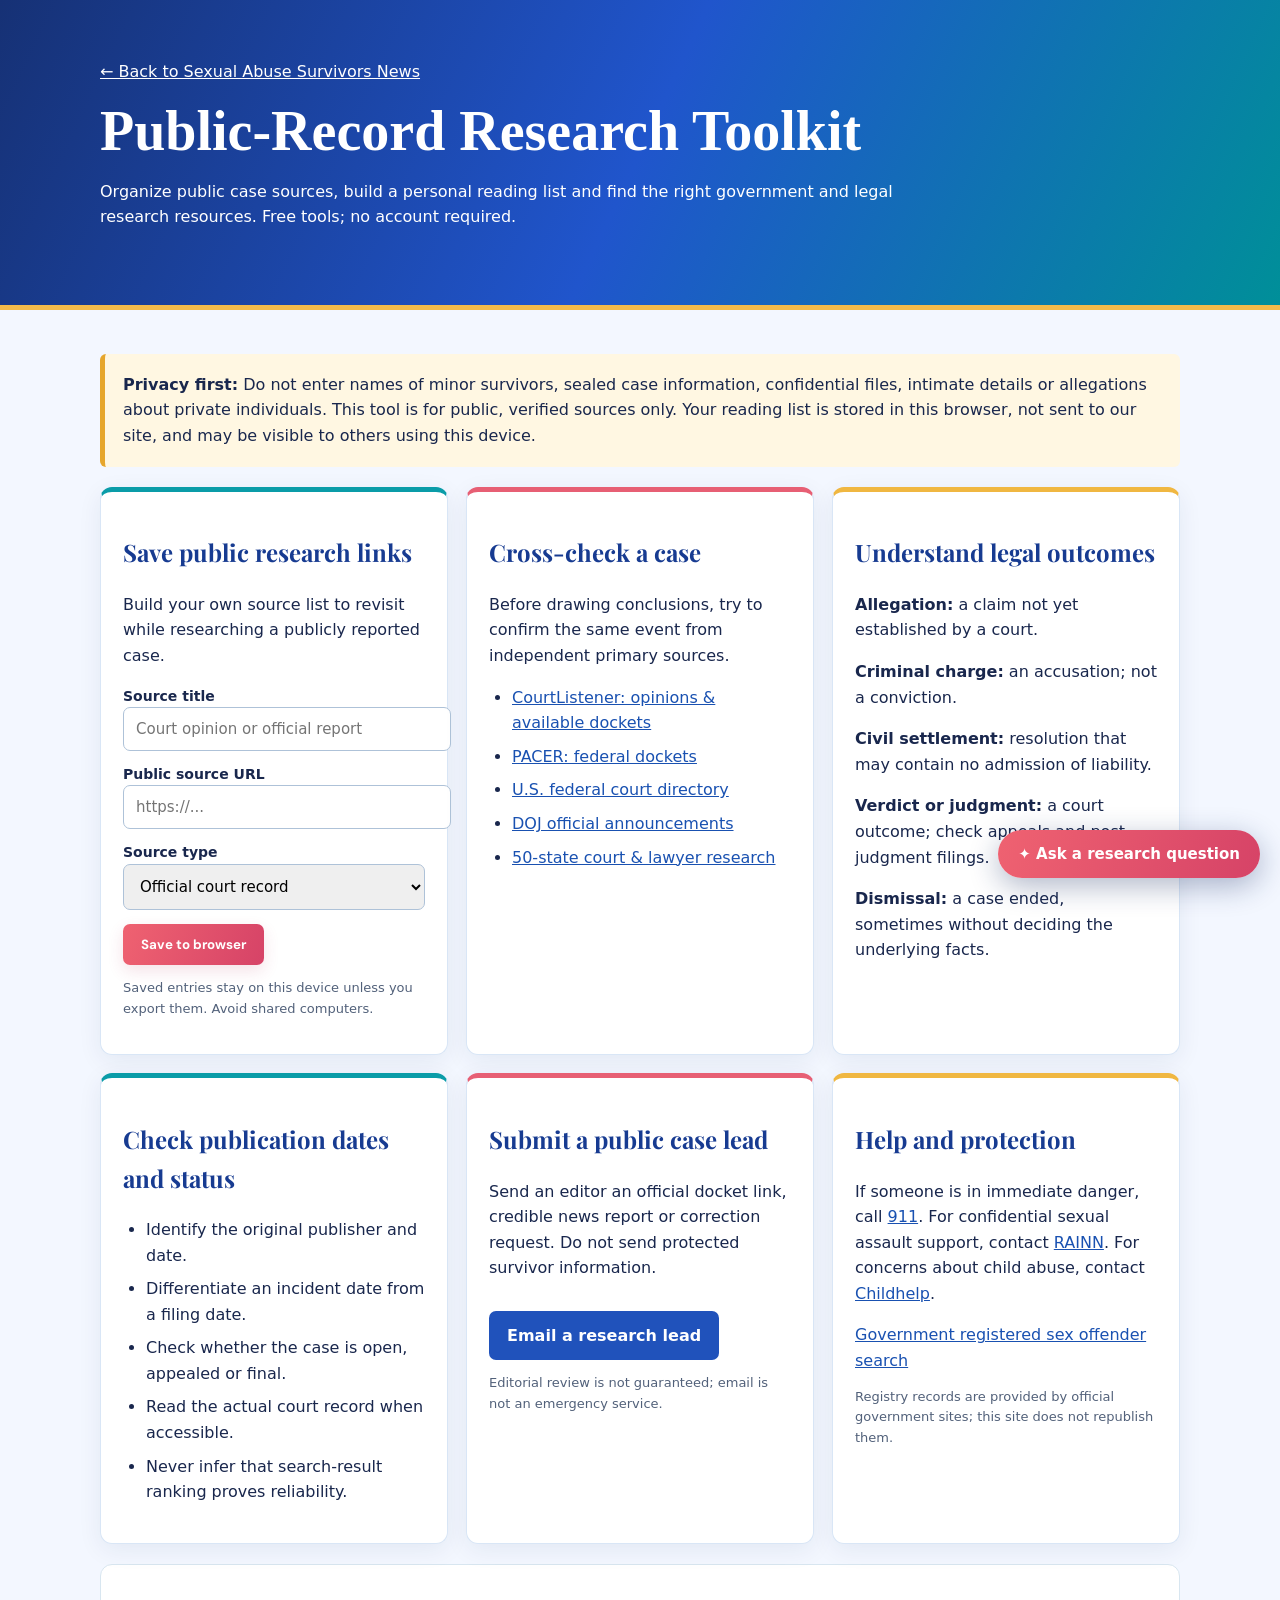
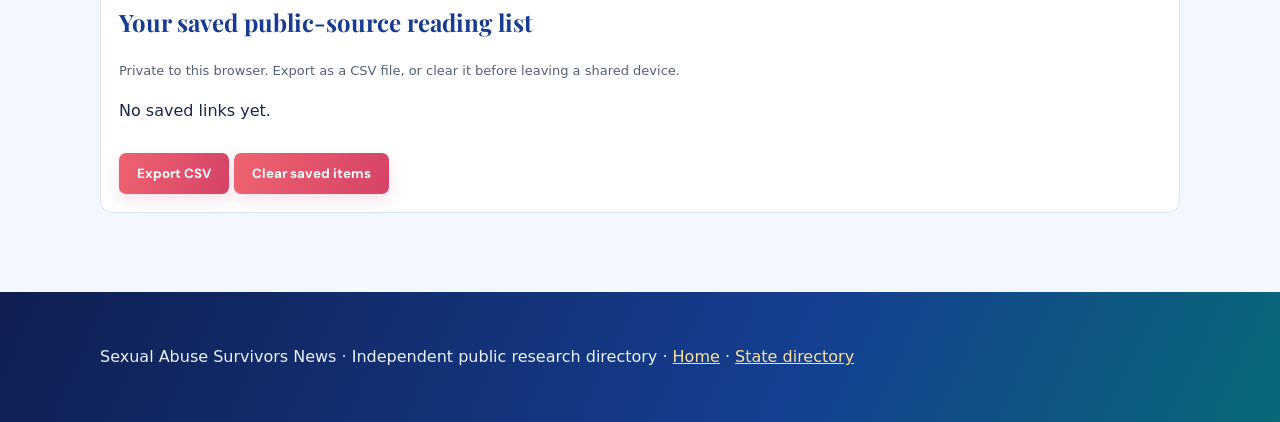
<file: research-toolkit.html>
<!doctype html><html lang="en"><head><meta charset="utf-8"><meta name="viewport" content="width=device-width,initial-scale=1"><title>Research Toolkit | Sexual Abuse Survivors News</title><meta name="description" content="Free tools for organizing public sexual abuse case research: source comparison, timeline, citations, records request guidance and responsible reporting."><link rel="canonical" href="https://lawupdates.github.io/survivor-justice-news/research-toolkit.html"><link rel="stylesheet" href="assets/editorial.css"><style>body{margin:0;background:#f3f7ff;color:#19274d;font:16px/1.6 system-ui}.shell{max-width:1080px;margin:auto;padding:24px}.banner{background:linear-gradient(115deg,#163175,#2055cc,#008f99);color:white;padding:35px 0;border-bottom:5px solid #f3ba4a}.banner a{color:white}.banner h1{font:700 clamp(2rem,5vw,3.5rem) Georgia;margin:14px 0}.intro{max-width:800px}.panels{display:grid;grid-template-columns:repeat(auto-fit,minmax(290px,1fr));gap:18px}.panel{background:white;border:1px solid #d9e6f6;border-top:5px solid #0a9ca8;padding:22px;border-radius:12px;box-shadow:0 6px 24px #13265912}.panel:nth-child(3n+2){border-top-color:#e75f74}.panel:nth-child(3n){border-top-color:#f0b741}label{display:block;font-weight:650;font-size:14px;margin-top:12px}input,select,textarea{display:block;width:100%;padding:12px;border-radius:7px;border:1px solid #aec2d8;font:15px system-ui}button,.primary{display:inline-block;margin-top:14px;padding:12px 18px;border:0;border-radius:7px;background:#2052bb;color:white;font-weight:700;cursor:pointer;text-decoration:none}button:hover{background:#0c818e}button.secondary{background:#e5edf9;color:#173b80}ul{padding-left:23px}li{margin:8px 0}.fine{font:13px/1.6 system-ui;color:#52617a}.notice{border-left:5px solid #e6a62c;background:#fff7e2;padding:18px;margin:20px 0;border-radius:6px}a{color:#1951b1}.saved{margin:20px 0;background:white;border-radius:12px;padding:18px;border:1px solid #d8e6f0}.saved-item{border-bottom:1px solid #e4e9f2;padding:12px 0;overflow-wrap:anywhere}.saved-item button{margin-left:12px}footer{background:#132b68;color:#fff;padding:28px;margin-top:35px}footer a{color:#fff}</style></head><body><header class="banner"><div class="shell"><a href="./">← Back to Sexual Abuse Survivors News</a><h1>Public-Record Research Toolkit</h1><p class="intro">Organize public case sources, build a personal reading list and find the right government and legal research resources. Free tools; no account required.</p></div></header><main class="shell"><div class="notice"><strong>Privacy first:</strong> Do not enter names of minor survivors, sealed case information, confidential files, intimate details or allegations about private individuals. This tool is for public, verified sources only. Your reading list is stored in this browser, not sent to our site, and may be visible to others using this device.</div><div class="panels"><section class="panel"><h2>Save public research links</h2><p>Build your own source list to revisit while researching a publicly reported case.</p><form id="save"><label for="title">Source title</label><input id="title" maxlength="160" required placeholder="Court opinion or official report"><label for="url">Public source URL</label><input id="url" type="url" required placeholder="https://..."><label for="kind">Source type</label><select id="kind"><option>Official court record</option><option>Government release</option><option>News reporting</option><option>Attorney directory</option><option>Advocacy resource</option><option>Other public source</option></select><button type="submit">Save to browser</button></form><p class="fine">Saved entries stay on this device unless you export them. Avoid shared computers.</p></section><section class="panel"><h2>Cross-check a case</h2><p>Before drawing conclusions, try to confirm the same event from independent primary sources.</p><ul><li><a href="https://www.courtlistener.com/" target="_blank" rel="noopener noreferrer">CourtListener: opinions & available dockets</a></li><li><a href="https://pcl.uscourts.gov/pcl/" target="_blank" rel="noopener noreferrer">PACER: federal dockets</a></li><li><a href="https://www.uscourts.gov/about-federal-courts/court-role-and-structure/court-website-links" target="_blank" rel="noopener noreferrer">U.S. federal court directory</a></li><li><a href="https://www.justice.gov/news" target="_blank" rel="noopener noreferrer">DOJ official announcements</a></li><li><a href="state-research.html">50-state court & lawyer research</a></li></ul></section><section class="panel"><h2>Understand legal outcomes</h2><p><strong>Allegation:</strong> a claim not yet established by a court.</p><p><strong>Criminal charge:</strong> an accusation; not a conviction.</p><p><strong>Civil settlement:</strong> resolution that may contain no admission of liability.</p><p><strong>Verdict or judgment:</strong> a court outcome; check appeals and post-judgment filings.</p><p><strong>Dismissal:</strong> a case ended, sometimes without deciding the underlying facts.</p></section><section class="panel"><h2>Check publication dates and status</h2><ul><li>Identify the original publisher and date.</li><li>Differentiate an incident date from a filing date.</li><li>Check whether the case is open, appealed or final.</li><li>Read the actual court record when accessible.</li><li>Never infer that search-result ranking proves reliability.</li></ul></section><section class="panel"><h2>Submit a public case lead</h2><p>Send an editor an official docket link, credible news report or correction request. Do not send protected survivor information.</p><a class="primary" href="mailto:legalpioneer@proton.me?subject=Sexual%20Abuse%20Survivors%20News%20-%20Public%20Case%20Lead&body=Public%20source%20URL%3A%0AJurisdiction%3A%0ACase%20or%20article%20title%3A%0ADetails%20to%20verify%3A">Email a research lead</a><p class="fine">Editorial review is not guaranteed; email is not an emergency service.</p></section><section class="panel"><h2>Help and protection</h2><p>If someone is in immediate danger, call <a href="tel:911">911</a>. For confidential sexual assault support, contact <a href="https://hotline.rainn.org/">RAINN</a>. For concerns about child abuse, contact <a href="https://childhelphotline.org/">Childhelp</a>.</p><a href="state-research.html#registry">Government registered sex offender search</a><p class="fine">Registry records are provided by official government sites; this site does not republish them.</p></section></div><section class="saved"><h2>Your saved public-source reading list</h2><p class="fine">Private to this browser. Export as a CSV file, or clear it before leaving a shared device.</p><div id="items" aria-live="polite"></div><button type="button" id="export">Export CSV</button> <button type="button" class="secondary" id="clear">Clear saved items</button></section></main><footer><div class="shell">Sexual Abuse Survivors News · Independent public research directory · <a href="./">Home</a> · <a href="state-research.html">State directory</a></div></footer><script>
(()=>{'use strict';const KEY='sasn-public-research-v1';let records=[];try{const v=JSON.parse(localStorage.getItem(KEY)||'[]');if(Array.isArray(v))records=v.filter(x=>x&&typeof x.title==='string'&&typeof x.url==='string').slice(0,200)}catch(e){}const by=id=>document.getElementById(id);function persist(){try{localStorage.setItem(KEY,JSON.stringify(records))}catch(e){alert('This browser could not store your reading list.')}}function draw(){by('items').replaceChildren();if(!records.length){const p=document.createElement('p');p.textContent='No saved links yet.';by('items').append(p);return}records.forEach((r,i)=>{const d=document.createElement('div');d.className='saved-item';const a=document.createElement('a');a.href=r.url;a.rel='noopener noreferrer';a.target='_blank';a.textContent=r.title;const small=document.createElement('span');small.className='fine';small.textContent=' · '+r.kind;const del=document.createElement('button');del.type='button';del.className='secondary';del.textContent='Remove';del.onclick=()=>{records.splice(i,1);persist();draw()};d.append(a,small,del);by('items').append(d)})}by('save').addEventListener('submit',e=>{e.preventDefault();const title=by('title').value.trim(),url=by('url').value.trim(),kind=by('kind').value;let parsed;try{parsed=new URL(url)}catch(e){alert('Enter a valid source URL.');return}if(parsed.protocol!=='https:'){alert('Only HTTPS source links are accepted.');return}records.unshift({title,url:parsed.href,kind});records=records.slice(0,200);persist();draw();by('save').reset()});by('clear').onclick=()=>{if(confirm('Erase your saved reading list from this browser?')){records=[];persist();draw()}};by('export').onclick=()=>{const q=s=>'"'+String(s).replaceAll('"','""')+'"';const csv=['Title,URL,Type',...records.map(x=>[x.title,x.url,x.kind].map(q).join(','))].join('\r\n');const blob=new Blob([csv],{type:'text/csv;charset=utf-8'});const u=URL.createObjectURL(blob),a=document.createElement('a');a.href=u;a.download='public-source-research.csv';a.click();setTimeout(()=>URL.revokeObjectURL(u),1000)};draw()})();
</script><script src="assets/research-chat.js" defer></script></body></html>
</file>
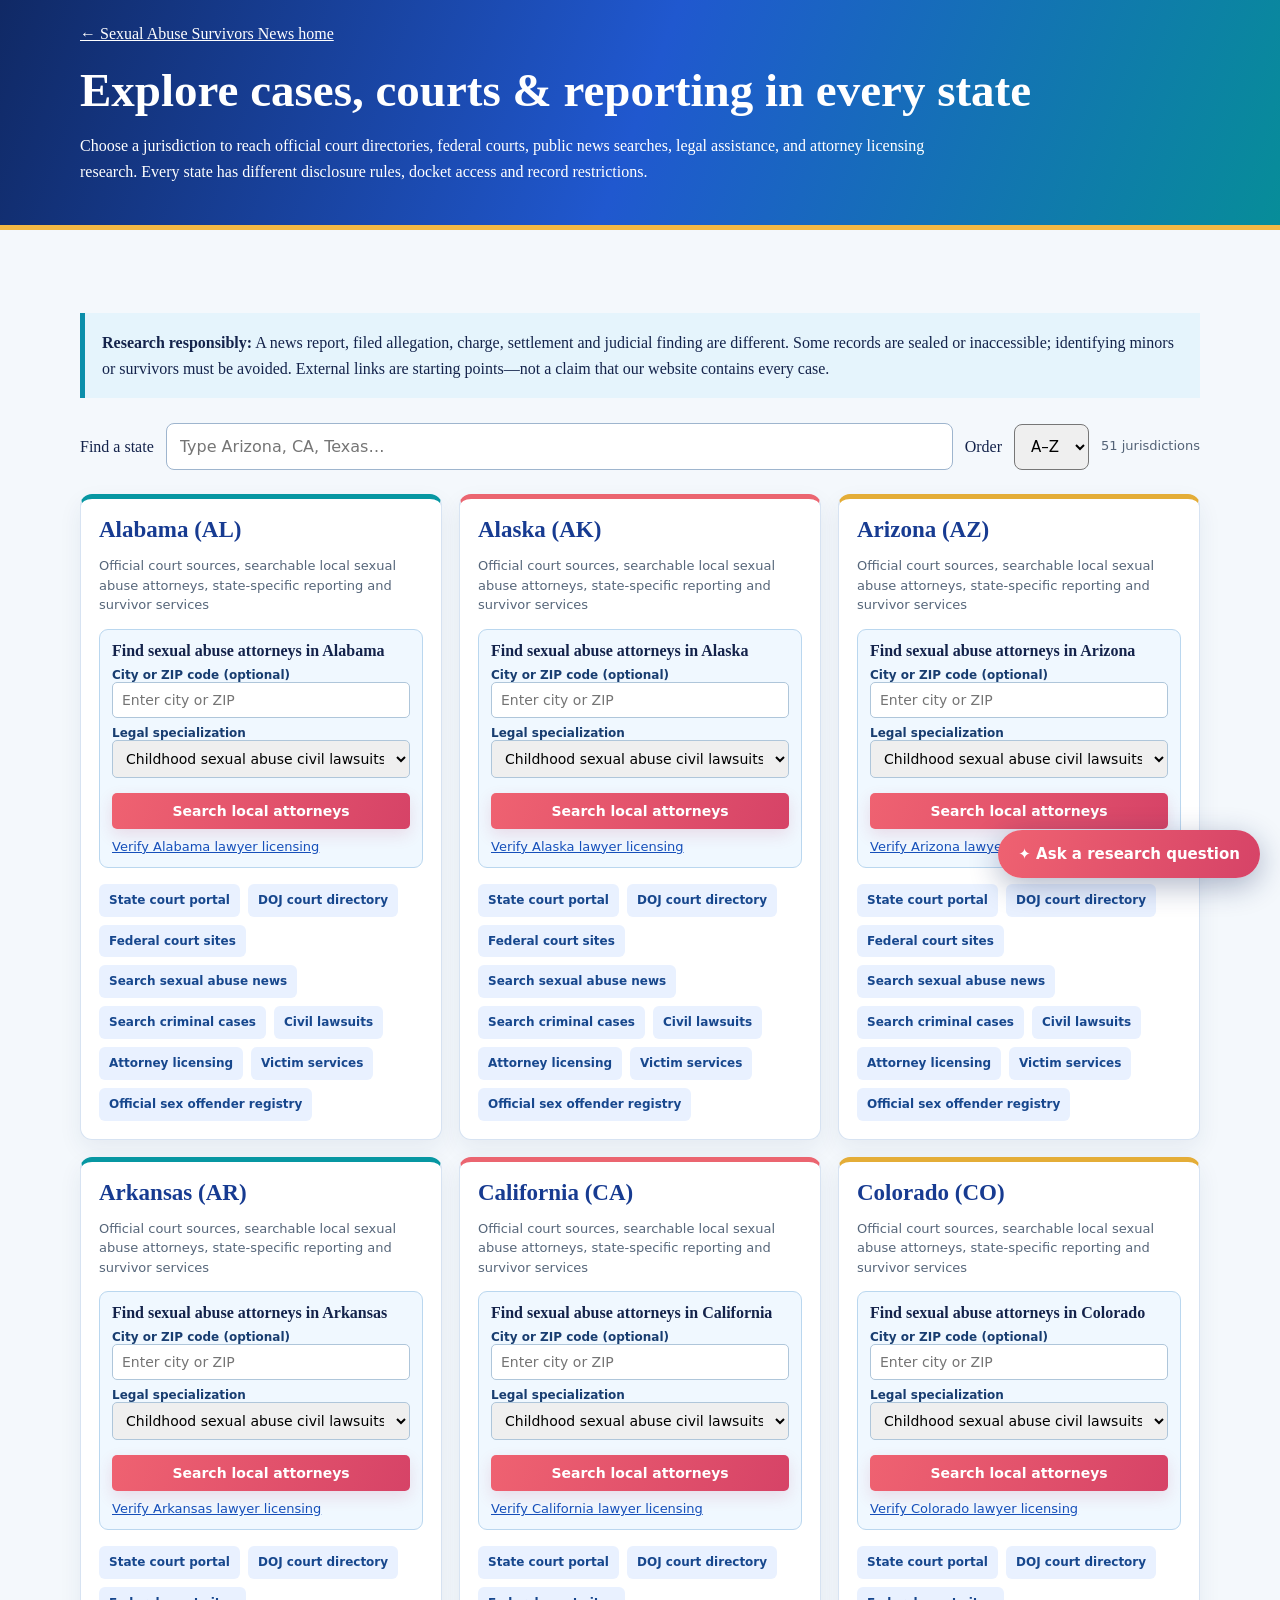
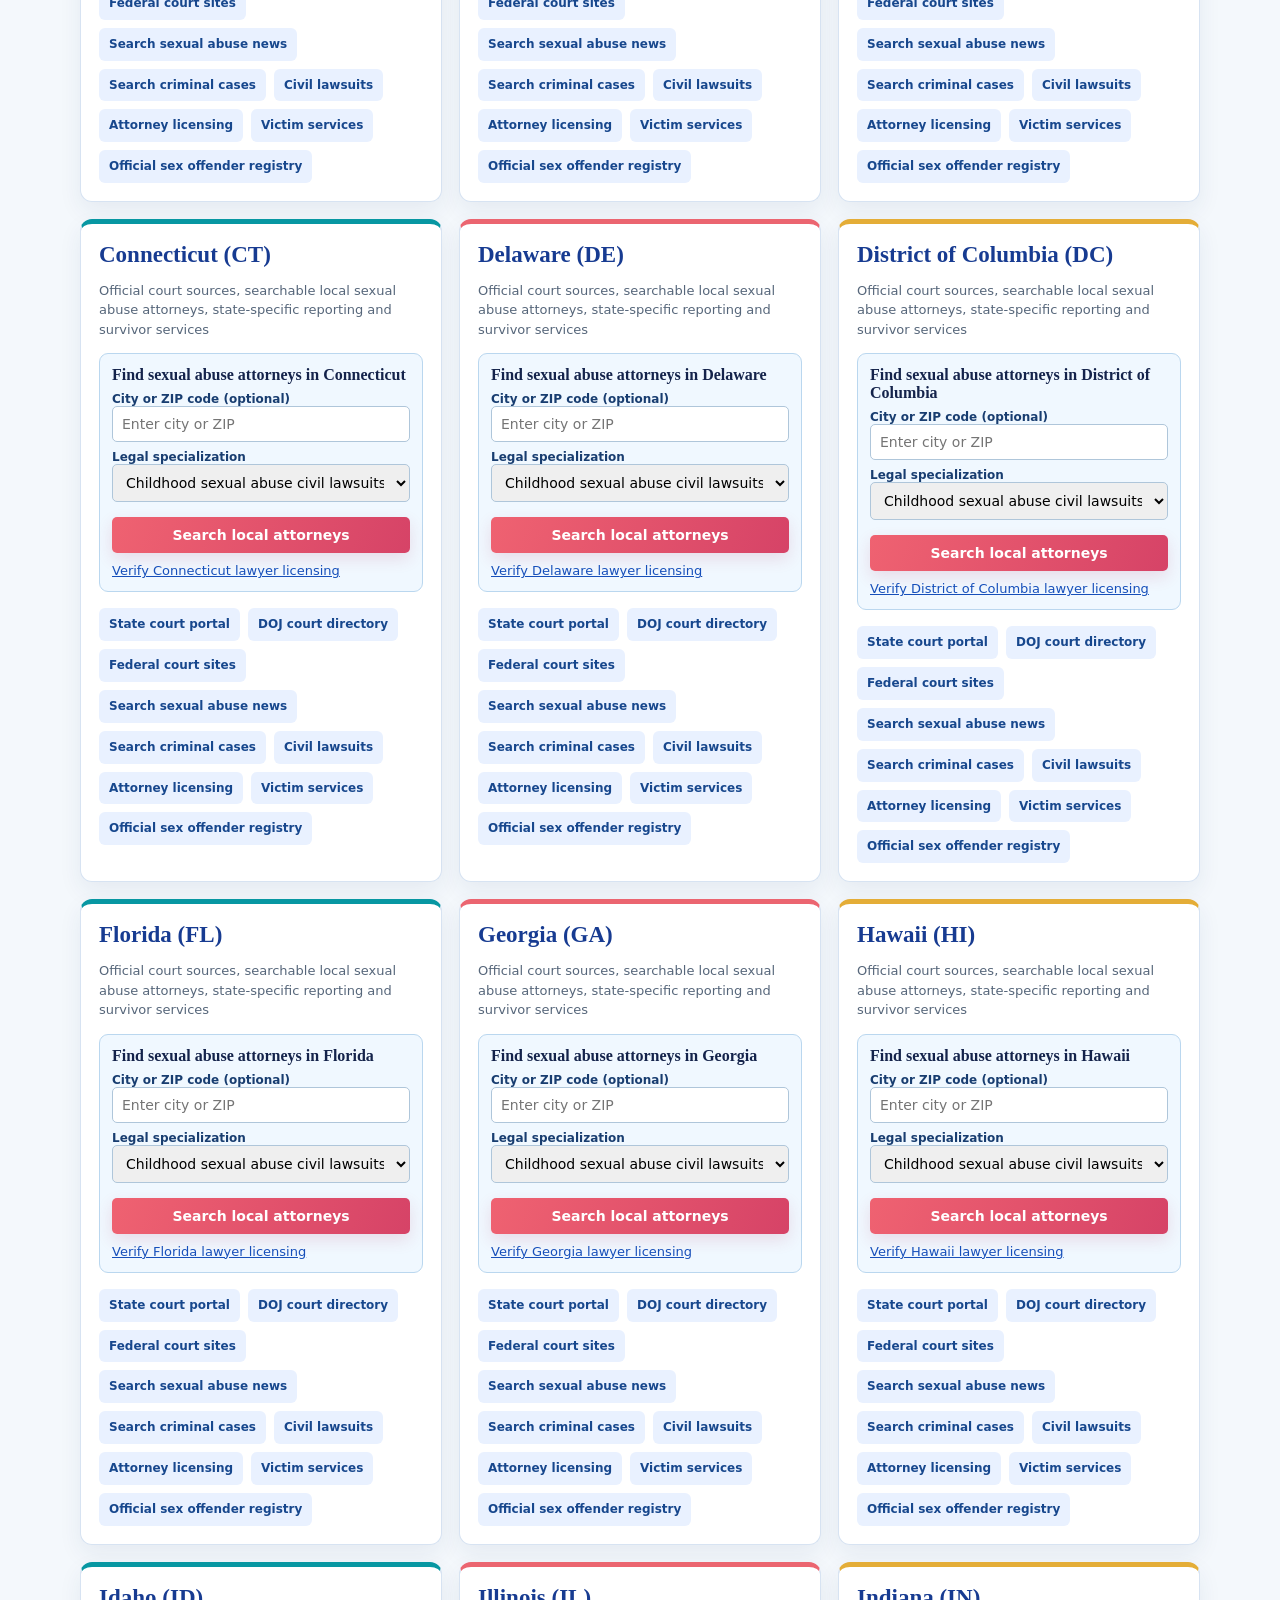
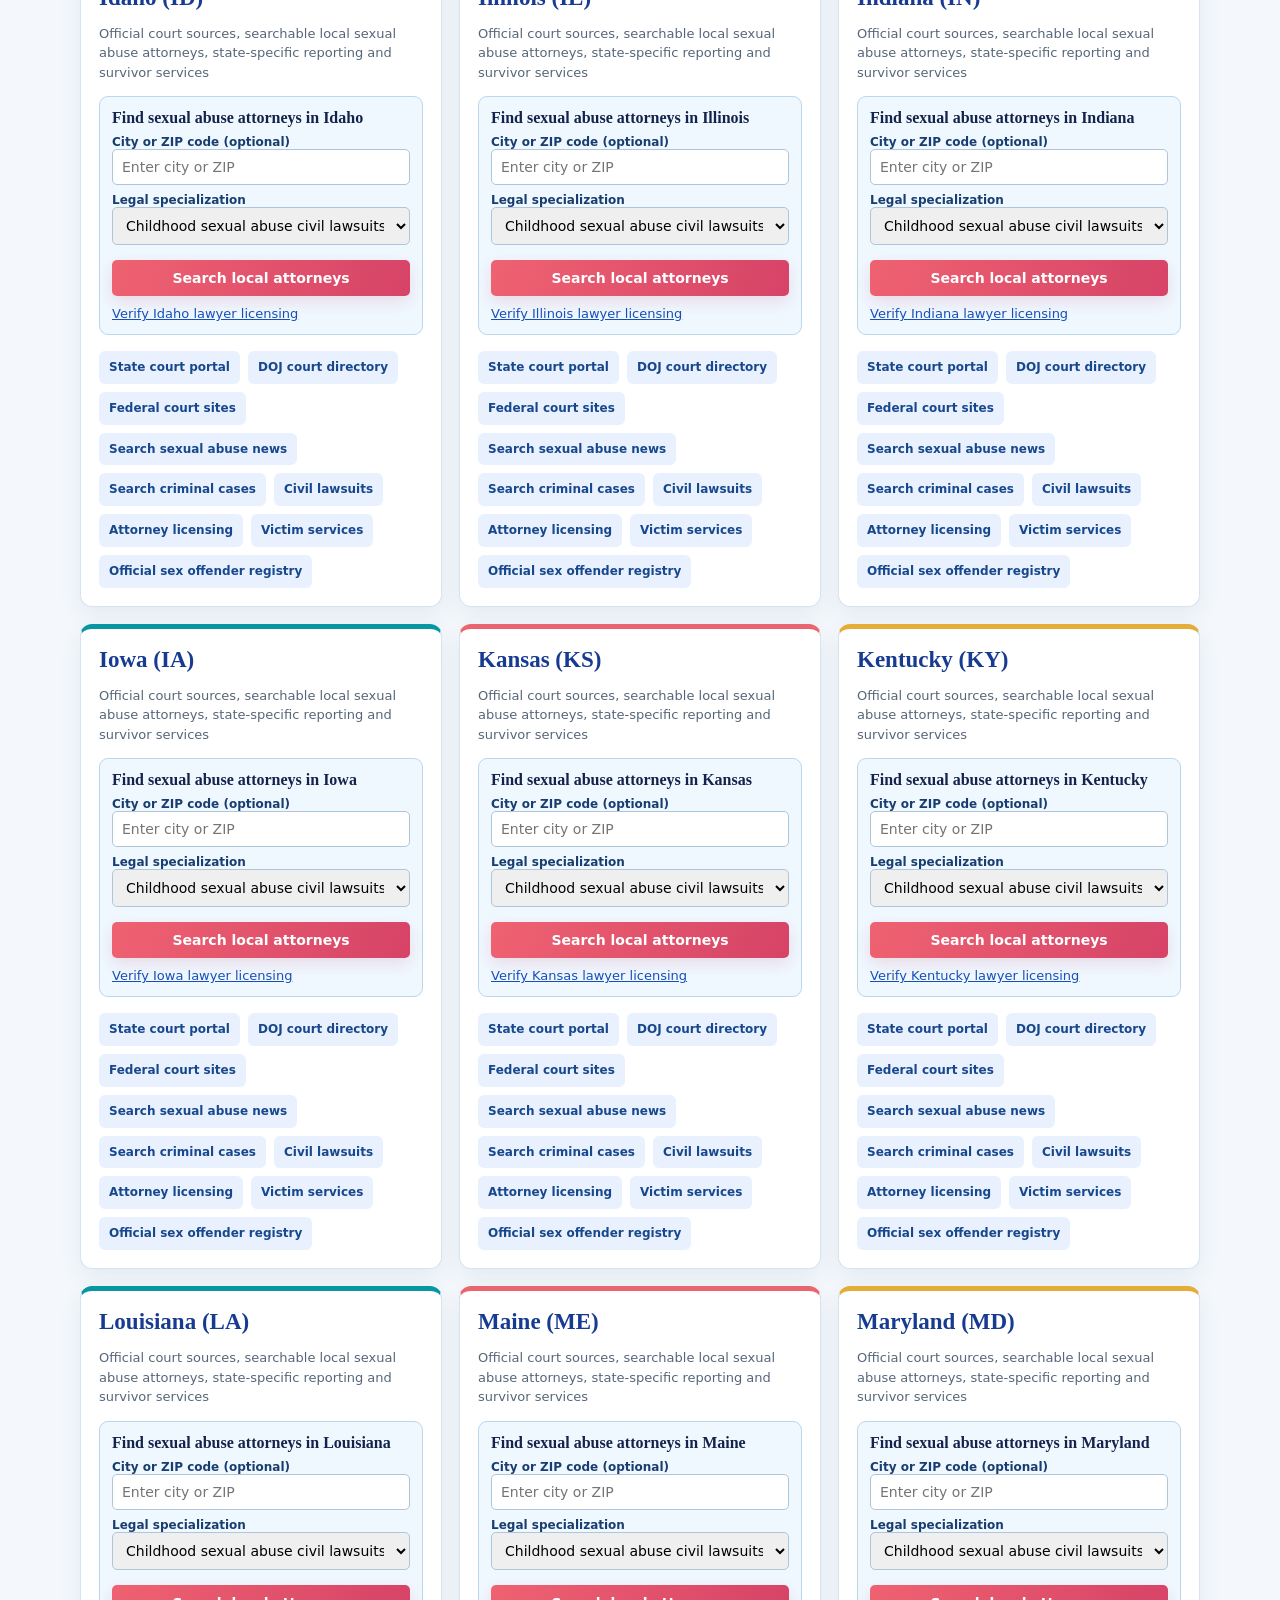
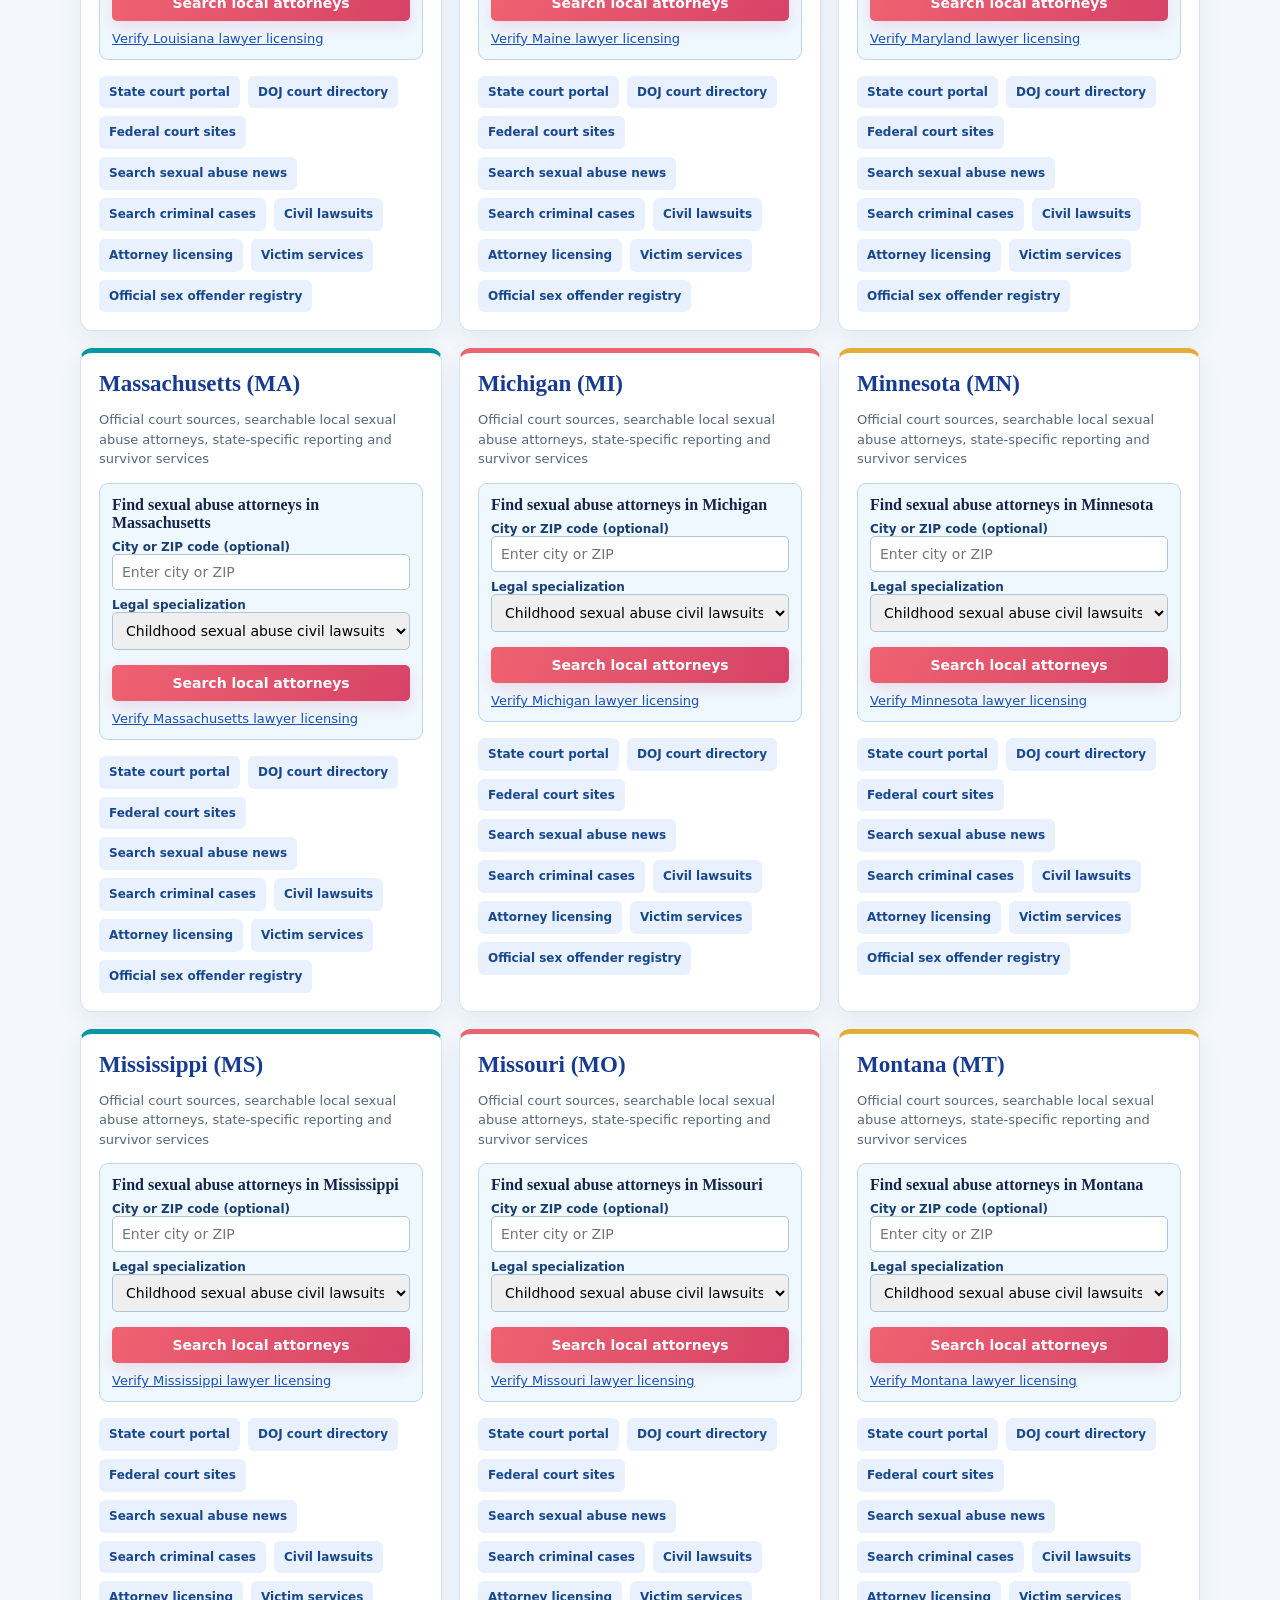
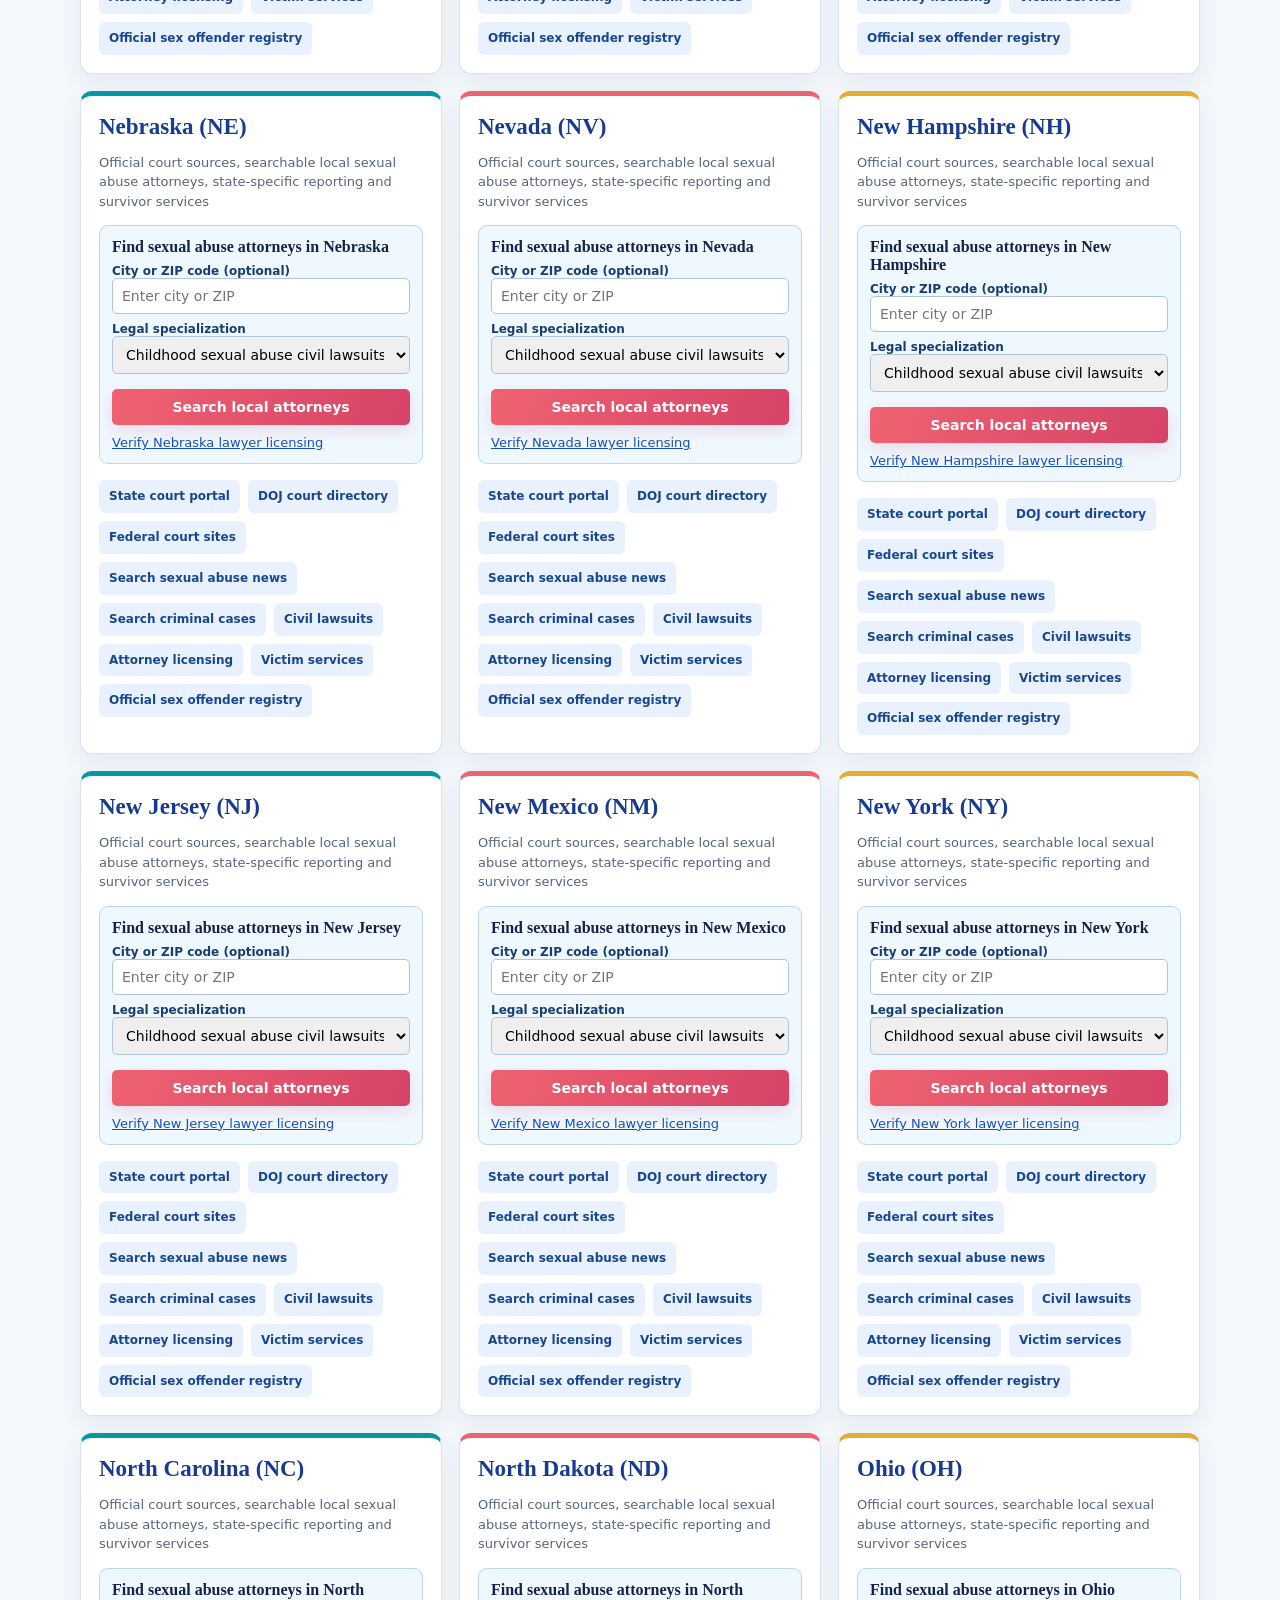
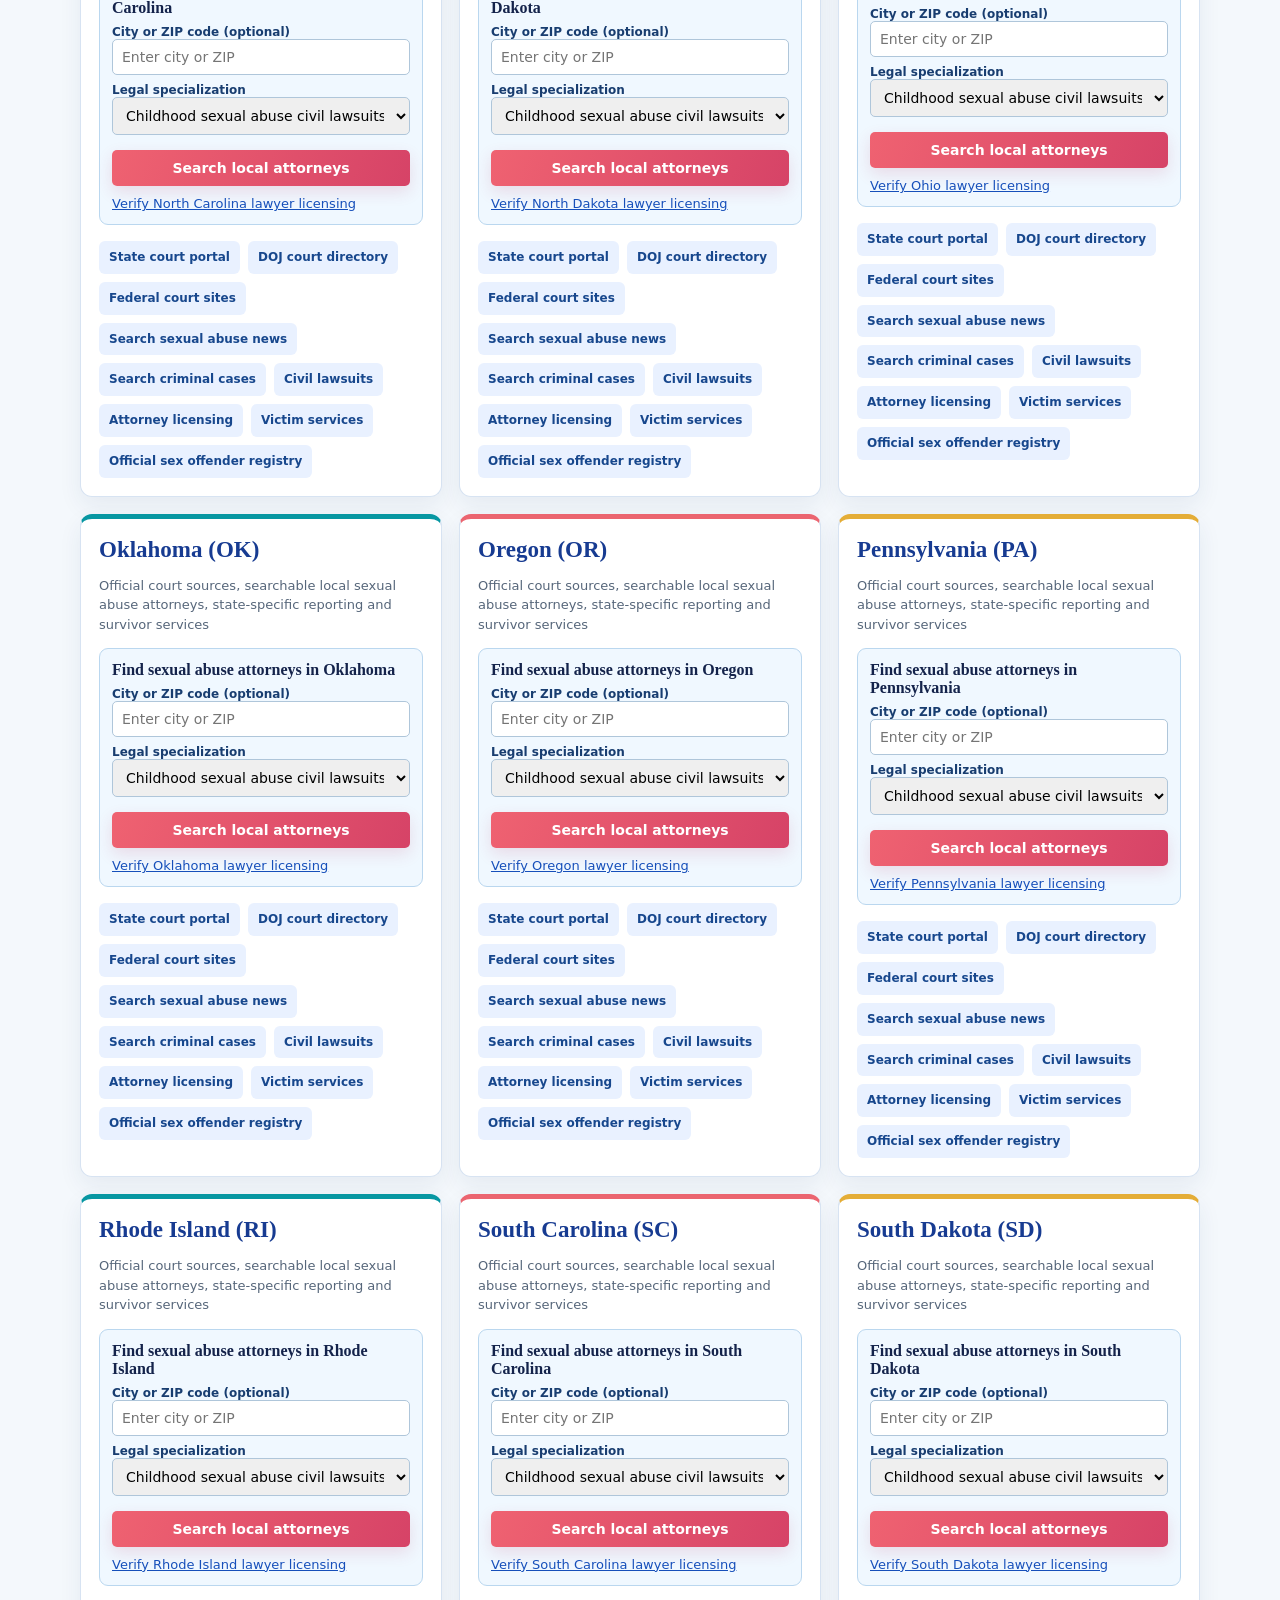
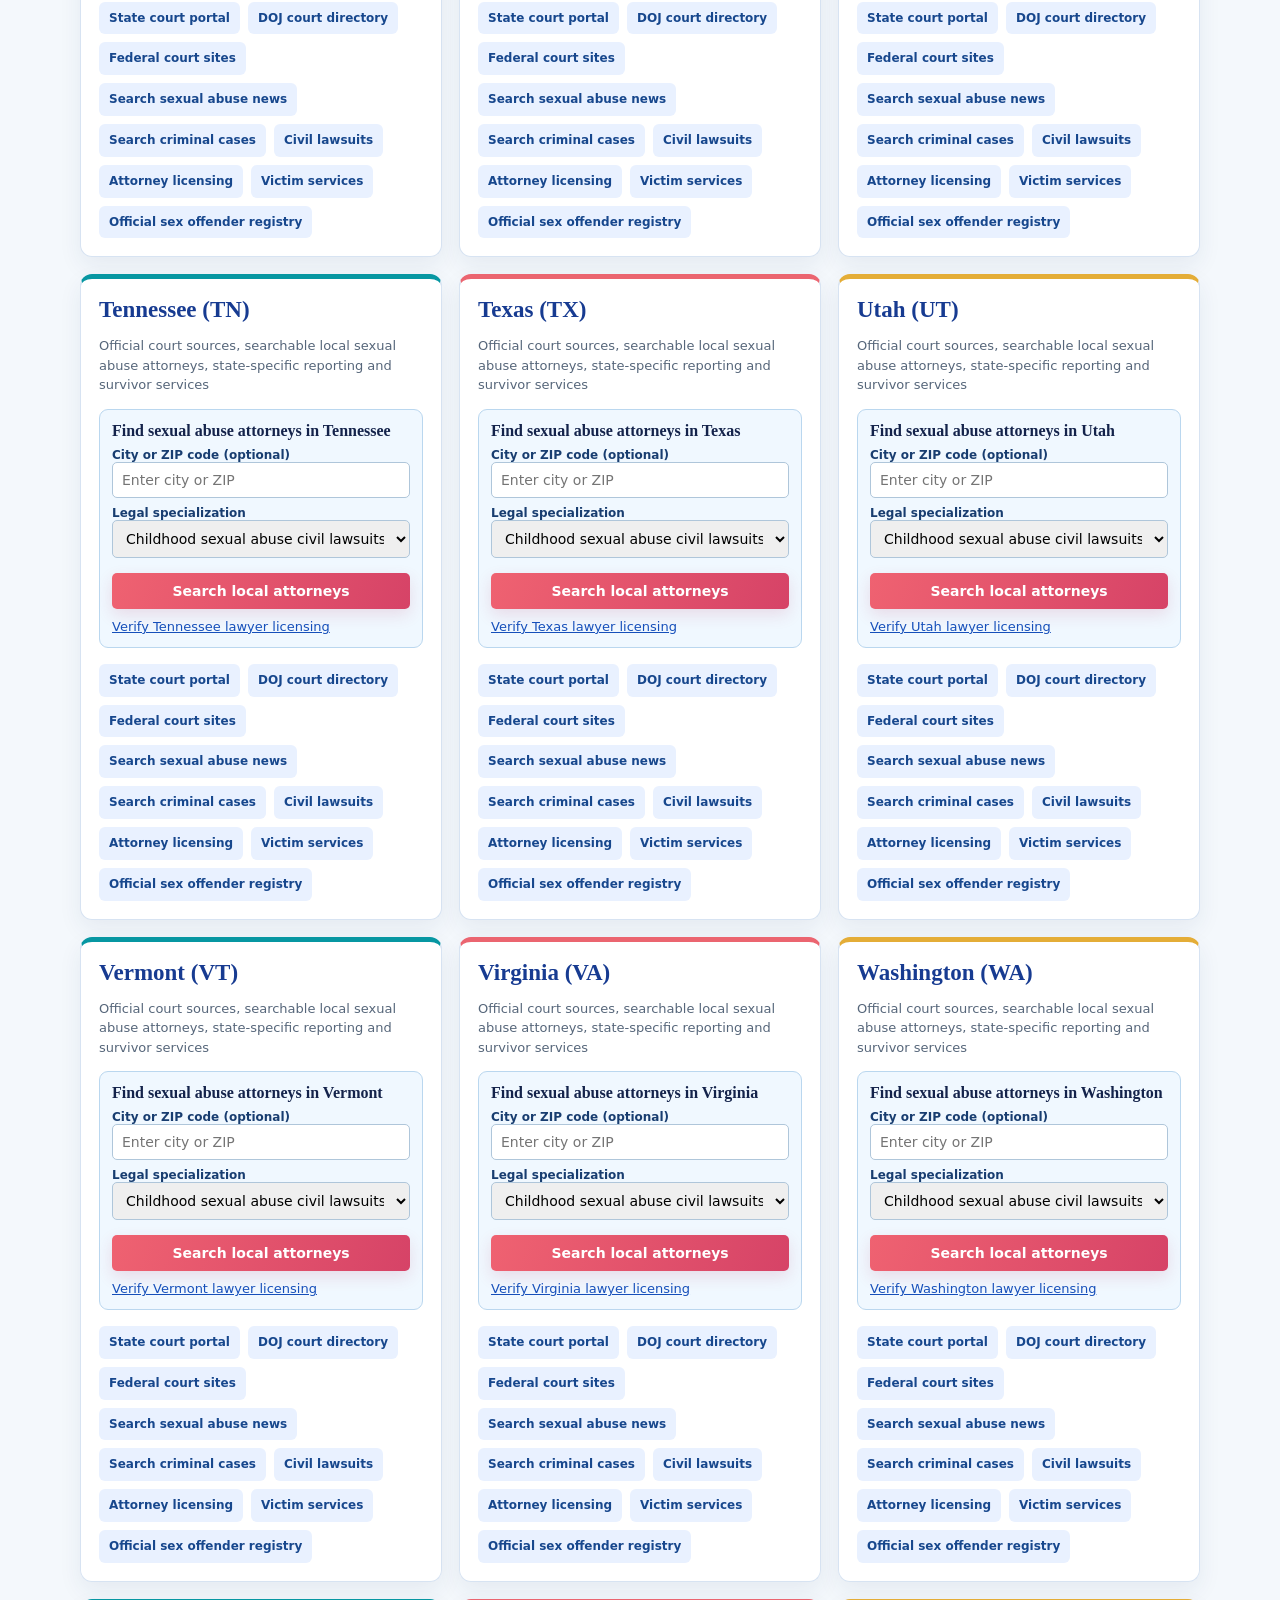
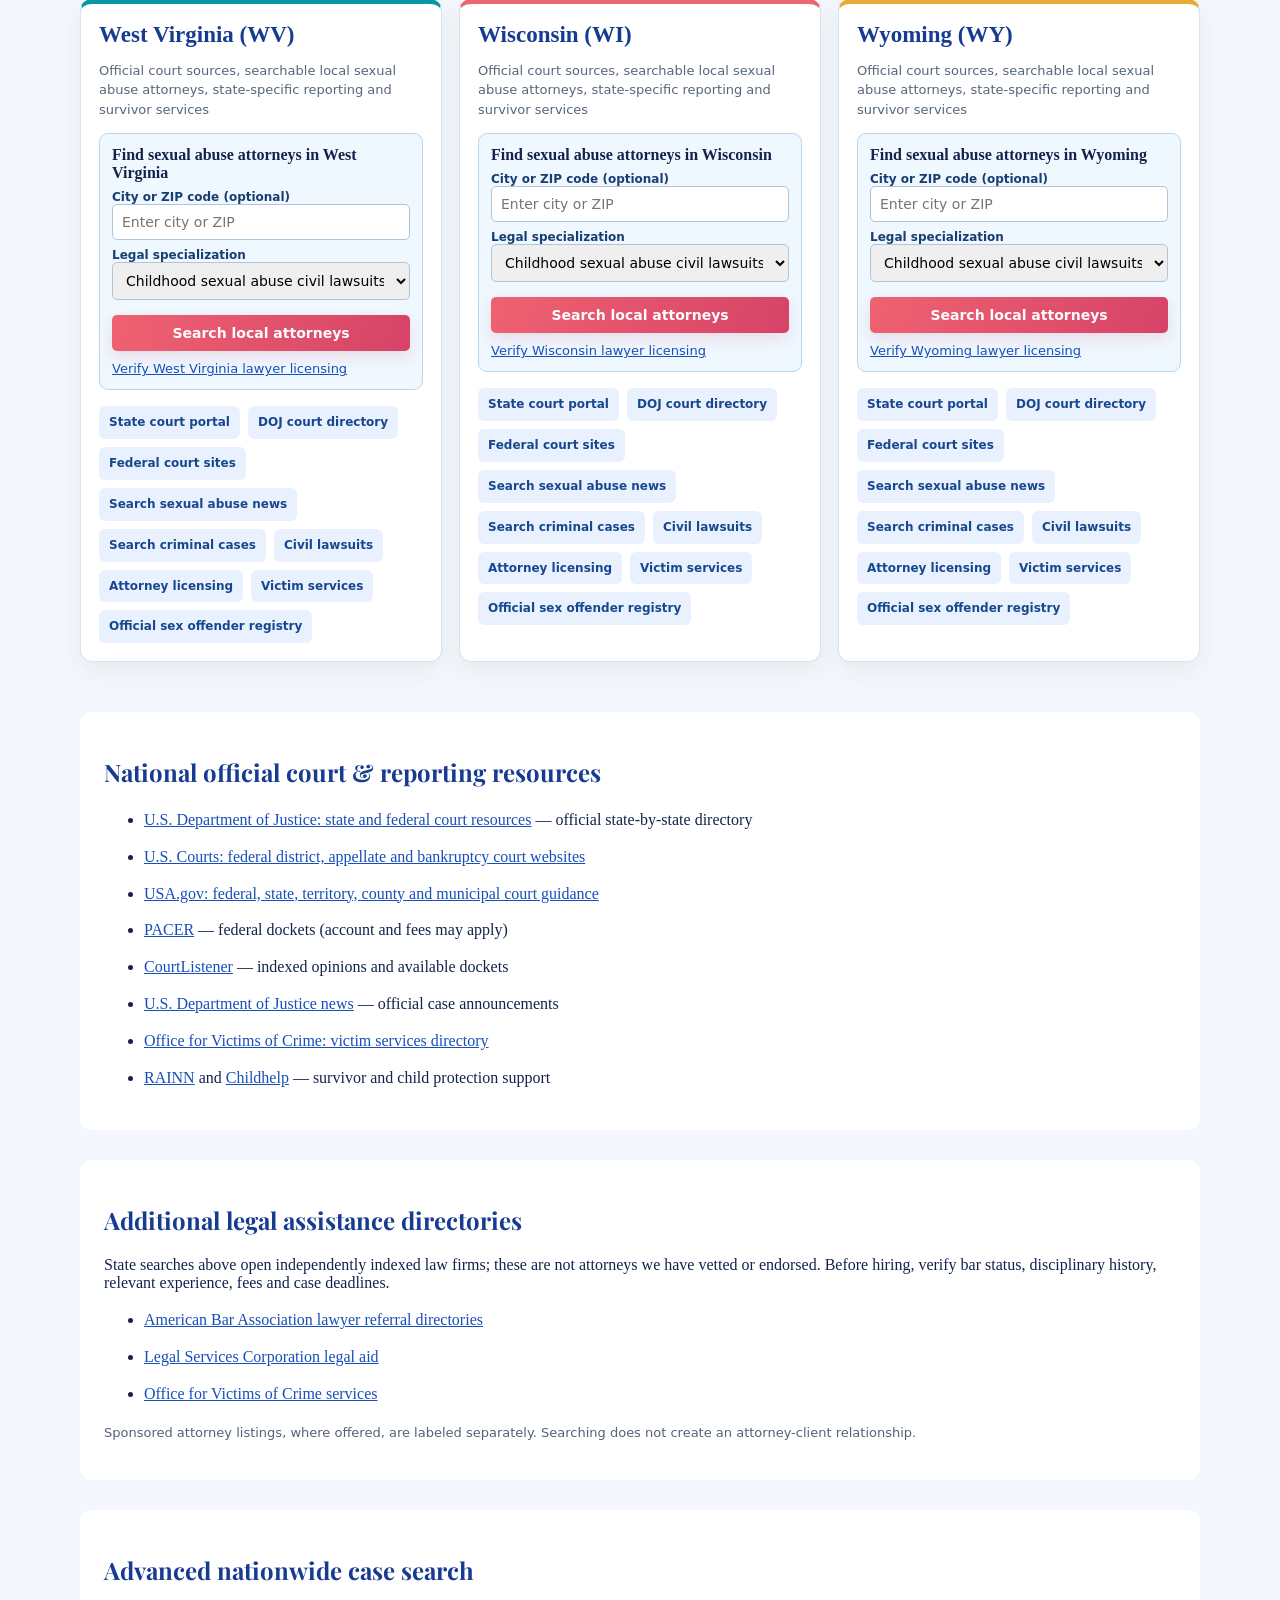
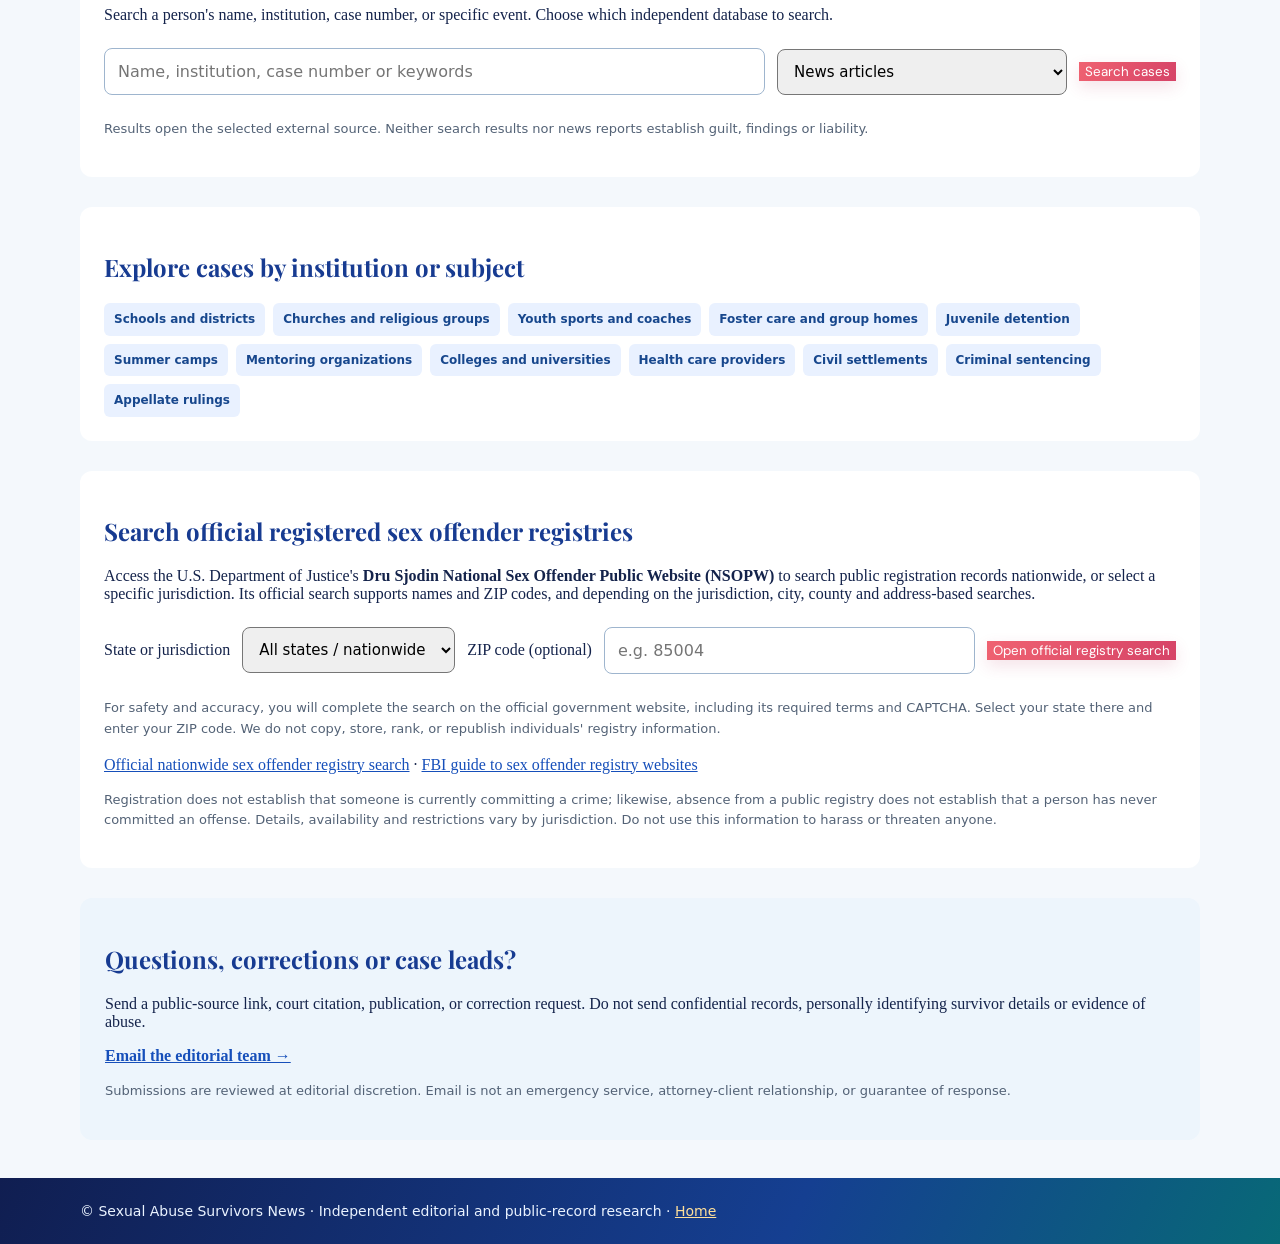
<file: state-research.html>
<!doctype html>
<html lang="en"><head><meta charset="utf-8"><meta name="viewport" content="width=device-width,initial-scale=1">
<title>All 50 States: Sexual Abuse Cases, Courts & News | Sexual Abuse Survivors News</title>
<meta name="description" content="Search sexual abuse case reporting and official court resources across all 50 U.S. states and Washington D.C. Federal courts, state court directories, attorney research, advocacy and news.">
<meta name="robots" content="index,follow">
<link rel="stylesheet" href="assets/editorial.css">
<style>
:root{font-family:Georgia,serif;color:#182747;background:#f4f8fc}*{box-sizing:border-box}body{margin:0}a{color:#164fba}header{background:linear-gradient(110deg,#102965,#2058cf,#078d99);color:white;padding:25px 18px;border-bottom:5px solid #f3b844}header a{color:white}.wrap{max-width:1120px;margin:auto}header h1{font-size:clamp(29px,5vw,47px);margin:20px 0 8px}header p{line-height:1.6;max-width:850px}.intro{background:#e5f4fc;border-left:5px solid #0b8eaa;padding:17px;margin:25px 0;line-height:1.6}.controls{display:flex;flex-wrap:wrap;gap:12px;align-items:center;margin:24px 0}.controls input{font:16px system-ui;border-radius:8px;border:1px solid #9eb5ce;padding:13px;flex:1;min-width:180px}.controls select{font:15px system-ui;border-radius:8px;padding:12px}.grid{display:grid;grid-template-columns:repeat(auto-fill,minmax(280px,1fr));gap:17px;margin:20px 0 50px}.state-card{background:#fff;border:1px solid #d7e3f2;border-top:5px solid #0797a2;border-radius:12px;padding:18px;box-shadow:0 9px 23px #17376812}.state-card:nth-child(3n+2){border-top-color:#eb6570}.state-card:nth-child(3n){border-top-color:#e4ad37}.state-card h2{font:700 23px Georgia;margin:0 0 6px;color:#173b8d}.state-card p{font:13px/1.5 system-ui;color:#56667a}.links{display:flex;flex-wrap:wrap;gap:8px;margin-top:16px}.links a{font:600 12px/1.4 system-ui;text-decoration:none;background:#e9f1ff;color:#17478d;padding:8px 10px;border-radius:6px}.links a:hover{background:#d1edeb}.resources{background:white;padding:24px;border-radius:12px;margin:30px 0}.resources li{margin:12px 0;line-height:1.55}.contact{padding:25px;border-radius:12px;background:#edf5fc;margin-bottom:38px}.contact a{font-weight:bold}.meta{font:13px/1.6 system-ui;color:#536276}footer{background:#13255b;color:white;padding:25px 18px;font:14px system-ui}footer a{color:white}
.lawyerbox{background:#f0f8ff;border:1px solid #bad7ef;border-radius:9px;padding:12px;margin:14px 0}.lawyerbox label{display:block;font:600 12px system-ui;margin:8px 0 4px;color:#183d70}.lawyerbox input,.lawyerbox select{width:100%;font:14px system-ui;padding:9px;border:1px solid #afc6da;border-radius:5px}.lawyerbox button{width:100%;background:#164cb9;color:white;border:0;border-radius:5px;font:700 14px system-ui;padding:10px;margin-top:11px;cursor:pointer}.lawyerbox a{display:inline-block;font:13px system-ui;margin-top:10px}</style></head>
<body><header><div class="wrap"><a href="./">← Sexual Abuse Survivors News home</a><h1>Explore cases, courts & reporting in every state</h1><p>Choose a jurisdiction to reach official court directories, federal courts, public news searches, legal assistance, and attorney licensing research. Every state has different disclosure rules, docket access and record restrictions.</p></div></header>
<main class="wrap"><div class="intro"><strong>Research responsibly:</strong> A news report, filed allegation, charge, settlement and judicial finding are different. Some records are sealed or inaccessible; identifying minors or survivors must be avoided. External links are starting points—not a claim that our website contains every case.</div>
<div class="controls"><label for="filter">Find a state</label><input type="search" id="filter" placeholder="Type Arizona, CA, Texas…"><label for="mode">Order</label><select id="mode"><option value="az">A–Z</option><option value="za">Z–A</option></select><span id="count" class="meta" aria-live="polite"></span></div>
<div class="grid" id="states"></div>
<section class="resources"><h2>National official court & reporting resources</h2><ul>
<li><a href="https://www.justice.gov/jmd/ls/state" target="_blank" rel="noopener noreferrer">U.S. Department of Justice: state and federal court resources</a> — official state-by-state directory</li>
<li><a href="https://www.uscourts.gov/about-federal-courts/court-role-and-structure/court-website-links" target="_blank" rel="noopener noreferrer">U.S. Courts: federal district, appellate and bankruptcy court websites</a></li>
<li><a href="https://www.usa.gov/courts" target="_blank" rel="noopener noreferrer">USA.gov: federal, state, territory, county and municipal court guidance</a></li>
<li><a href="https://pcl.uscourts.gov/pcl/" target="_blank" rel="noopener noreferrer">PACER</a> — federal dockets (account and fees may apply)</li>
<li><a href="https://www.courtlistener.com/" target="_blank" rel="noopener noreferrer">CourtListener</a> — indexed opinions and available dockets</li>
<li><a href="https://www.justice.gov/news" target="_blank" rel="noopener noreferrer">U.S. Department of Justice news</a> — official case announcements</li>
<li><a href="https://ovc.ojp.gov/directory-crime-victim-services/search" target="_blank" rel="noopener noreferrer">Office for Victims of Crime: victim services directory</a></li>
<li><a href="https://www.rainn.org/" target="_blank" rel="noopener noreferrer">RAINN</a> and <a href="https://childhelphotline.org/" target="_blank" rel="noopener noreferrer">Childhelp</a> — survivor and child protection support</li>
</ul></section>
<section class="resources"><h2>Additional legal assistance directories</h2><p>State searches above open independently indexed law firms; these are not attorneys we have vetted or endorsed. Before hiring, verify bar status, disciplinary history, relevant experience, fees and case deadlines.</p><ul><li><a href="https://www.americanbar.org/groups/legal_services/flh-home/flh-bar-directories-and-lawyer-finders/" target="_blank" rel="noopener noreferrer">American Bar Association lawyer referral directories</a></li><li><a href="https://www.lsc.gov/about-lsc/what-legal-aid/get-legal-help" target="_blank" rel="noopener noreferrer">Legal Services Corporation legal aid</a></li><li><a href="https://ovc.ojp.gov/directory-crime-victim-services/search" target="_blank" rel="noopener noreferrer">Office for Victims of Crime services</a></li></ul><p class="meta">Sponsored attorney listings, where offered, are labeled separately. Searching does not create an attorney-client relationship.</p></section><section class="resources"><h2>Advanced nationwide case search</h2><p>Search a person's name, institution, case number, or specific event. Choose which independent database to search.</p><div class="controls"><input id="caseTerms" aria-label="Search names case numbers or organizations" placeholder="Name, institution, case number or keywords"><select id="caseKind" aria-label="Search source"><option value="news">News articles</option><option value="court">CourtListener opinions</option><option value="gov">Official government publications</option><option value="all">Broader web research</option></select><button id="caseGo" type="button">Search cases</button></div><p class="meta">Results open the selected external source. Neither search results nor news reports establish guilt, findings or liability.</p></section><section class="resources"><h2>Explore cases by institution or subject</h2><div class="links" id="topics"></div></section><section class="resources" id="registry"><h2>Search official registered sex offender registries</h2><p>Access the U.S. Department of Justice's <strong>Dru Sjodin National Sex Offender Public Website (NSOPW)</strong> to search public registration records nationwide, or select a specific jurisdiction. Its official search supports names and ZIP codes, and depending on the jurisdiction, city, county and address-based searches.</p><div class="controls"><label for="registryState">State or jurisdiction</label><select id="registryState" aria-label="Select state for sex offender registry"></select><label for="registryZip">ZIP code (optional)</label><input id="registryZip" inputmode="numeric" maxlength="5" pattern="[0-9]{5}" placeholder="e.g. 85004" aria-label="ZIP code to enter on government registry"><button id="registryGo" type="button">Open official registry search</button></div><p class="meta">For safety and accuracy, you will complete the search on the official government website, including its required terms and CAPTCHA. Select your state there and enter your ZIP code. We do not copy, store, rank, or republish individuals' registry information.</p><p><a href="https://www.nsopw.gov/search-public-sex-offender-registries" target="_blank" rel="noopener noreferrer">Official nationwide sex offender registry search</a> · <a href="https://www.fbi.gov/how-we-can-help-you/online-safety/sex-offender-registry" target="_blank" rel="noopener noreferrer">FBI guide to sex offender registry websites</a></p><p class="meta">Registration does not establish that someone is currently committing a crime; likewise, absence from a public registry does not establish that a person has never committed an offense. Details, availability and restrictions vary by jurisdiction. Do not use this information to harass or threaten anyone.</p></section><section class="contact"><h2>Questions, corrections or case leads?</h2><p>Send a public-source link, court citation, publication, or correction request. Do not send confidential records, personally identifying survivor details or evidence of abuse.</p><p><a href="mailto:legalpioneer@proton.me?subject=Sexual%20Abuse%20Survivors%20News%20-%20Question%20or%20Case%20Lead">Email the editorial team →</a></p><p class="meta">Submissions are reviewed at editorial discretion. Email is not an emergency service, attorney-client relationship, or guarantee of response.</p></section></main>
<footer><div class="wrap">© Sexual Abuse Survivors News · Independent editorial and public-record research · <a href="./">Home</a></div></footer>
<script>
const places=[["Alabama","AL"],["Alaska","AK"],["Arizona","AZ"],["Arkansas","AR"],["California","CA"],["Colorado","CO"],["Connecticut","CT"],["Delaware","DE"],["District of Columbia","DC"],["Florida","FL"],["Georgia","GA"],["Hawaii","HI"],["Idaho","ID"],["Illinois","IL"],["Indiana","IN"],["Iowa","IA"],["Kansas","KS"],["Kentucky","KY"],["Louisiana","LA"],["Maine","ME"],["Maryland","MD"],["Massachusetts","MA"],["Michigan","MI"],["Minnesota","MN"],["Mississippi","MS"],["Missouri","MO"],["Montana","MT"],["Nebraska","NE"],["Nevada","NV"],["New Hampshire","NH"],["New Jersey","NJ"],["New Mexico","NM"],["New York","NY"],["North Carolina","NC"],["North Dakota","ND"],["Ohio","OH"],["Oklahoma","OK"],["Oregon","OR"],["Pennsylvania","PA"],["Rhode Island","RI"],["South Carolina","SC"],["South Dakota","SD"],["Tennessee","TN"],["Texas","TX"],["Utah","UT"],["Vermont","VT"],["Virginia","VA"],["Washington","WA"],["West Virginia","WV"],["Wisconsin","WI"],["Wyoming","WY"]];
const root=document.getElementById('states'),filter=document.getElementById('filter'),mode=document.getElementById('mode'),count=document.getElementById('count');
const safeLink=(name,url)=>{const a=document.createElement('a');a.href=url;a.target='_blank';a.rel='noopener noreferrer';a.textContent=name;return a;};
const google=(q)=>'https://www.google.com/search?q='+encodeURIComponent(q);
const news=(q)=>'https://news.google.com/search?q='+encodeURIComponent(q);
function paint(){const q=filter.value.trim().toLowerCase();let items=places.filter(p=>p[0].toLowerCase().includes(q)||p[1].toLowerCase().includes(q));if(mode.value==='za')items=items.reverse();root.replaceChildren();count.textContent=items.length+' jurisdictions';
for(const [name,ab] of items){const article=document.createElement('article');article.className='state-card';const title=document.createElement('h2');title.textContent=name+' ('+ab+')';const desc=document.createElement('p');desc.textContent='Official court sources, searchable local sexual abuse attorneys, state-specific reporting and survivor services';const links=document.createElement('div');links.className='links';
links.append(safeLink('State court portal',google(name+' official state judiciary court case records site:gov OR site:us')),safeLink('DOJ court directory','https://www.justice.gov/jmd/ls/state'),safeLink('Federal court sites','https://www.uscourts.gov/about-federal-courts/court-role-and-structure/court-website-links'),safeLink('Search sexual abuse news',news(name+' sexual abuse lawsuit court')),safeLink('Search criminal cases',news(name+' child sexual abuse trial sentencing')),safeLink('Civil lawsuits',google(name+' sexual abuse civil lawsuit court docket')),safeLink('Attorney licensing',google(name+' official state bar attorney license lookup')),safeLink('Victim services','https://ovc.ojp.gov/directory-crime-victim-services/search'),safeLink('Official sex offender registry','https://www.nsopw.gov/search-public-sex-offender-registries'));let form=document.createElement('form');form.className='lawyerbox';form.setAttribute('aria-label','Find sexual abuse attorneys in '+name);let heading=document.createElement('strong');heading.textContent='Find sexual abuse attorneys in '+name;let cityLabel=document.createElement('label');cityLabel.textContent='City or ZIP code (optional)';let city=document.createElement('input');city.placeholder='Enter city or ZIP';cityLabel.append(city);let focusLabel=document.createElement('label');focusLabel.textContent='Legal specialization';let focus=document.createElement('select');['Childhood sexual abuse civil lawsuits','Institutional sexual abuse litigation','Sexual assault civil attorney','School sexual abuse attorney','Clergy sexual abuse attorney','Crime victims rights lawyer'].forEach(v=>{const op=document.createElement('option');op.value=v;op.textContent=v;focus.append(op)});focusLabel.append(focus);let submit=document.createElement('button');submit.type='submit';submit.textContent='Search local attorneys';form.append(heading,cityLabel,focusLabel,submit);form.addEventListener('submit',e=>{e.preventDefault();window.open(google([focus.value,city.value.trim(),name,'attorney'].filter(Boolean).join(' ')),'_blank','noopener,noreferrer')});form.append(safeLink('Verify '+name+' lawyer licensing',google(name+' official bar lawyer license discipline lookup')));article.append(title,desc,form,links);root.append(article)}}
const subjects=['Schools and districts','Churches and religious groups','Youth sports and coaches','Foster care and group homes','Juvenile detention','Summer camps','Mentoring organizations','Colleges and universities','Health care providers','Civil settlements','Criminal sentencing','Appellate rulings'];for(const subject of subjects)document.getElementById('topics').append(safeLink(subject,news(subject+' sexual abuse lawsuit')));document.getElementById('caseGo').addEventListener('click',()=>{const q=document.getElementById('caseTerms').value.trim();if(!q){document.getElementById('caseTerms').focus();return;}const kind=document.getElementById('caseKind').value;const target=kind==='news'?news(q+' sexual abuse'):kind==='court'?'https://www.courtlistener.com/?type=o&q='+encodeURIComponent(q):kind==='gov'?google('site:gov '+q):google(q);window.open(target,'_blank','noopener,noreferrer')});const registryState=document.getElementById('registryState');registryState.add(new Option('All states / nationwide',''));places.forEach(([name,ab])=>registryState.add(new Option(name,name)));document.getElementById('registryGo').addEventListener('click',()=>{const state=registryState.value;const zip=document.getElementById('registryZip').value.trim();if(zip&&!/^\\d{5}$/.test(zip)){alert('Please enter a five-digit ZIP code or leave it blank.');return;}window.open('https://www.nsopw.gov/search-public-sex-offender-registries','_blank','noopener,noreferrer');});filter.addEventListener('input',paint);mode.addEventListener('change',paint);paint();
</script><script src="assets/research-chat.js" defer></script></body></html>
</file>
<file: assets/editorial.css>
@import url('https://fonts.googleapis.com/css2?family=DM+Sans:wght@400;500;600;700;800&family=Playfair+Display:wght@500;600;700;800&display=swap');
:root{--ink:#16233b;--navy:#0b1a2d;--copper:#d1a467;--cream:#fbf8f2;--stroke:#dce3e8}html{scroll-behavior:smooth}body{background:var(--cream);color:var(--ink)}.top{background:var(--navy);border-bottom:1px solid #ffffff25}.brand,.hero h1,h2,h3{font-family:"Playfair Display",Georgia,serif}.brand{font-size:26px}.nav a{letter-spacing:.2px}.nav a:hover{color:#e7c48e}.hero{position:relative;overflow:hidden;background:radial-gradient(ellipse at 80% 15%,#314e6b 0%,transparent 48%),linear-gradient(115deg,#091b32,#16314b 73%,#203b4c);padding:86px 20px 78px}.hero:after{content:"";position:absolute;right:-110px;bottom:-220px;width:450px;height:450px;border:1px solid #dfc08d3a;border-radius:50%;box-shadow:0 0 0 65px #dfc08d09,0 0 0 135px #dfc08d08;pointer-events:none}.hero .wrap{position:relative;z-index:1}.hero h1{font-size:clamp(40px,6vw,70px);letter-spacing:-1.8px;max-width:870px;line-height:1.09}.hero p{font-family:"DM Sans",system-ui;font-size:16px}.tag{font-family:"DM Sans",system-ui;color:#efca8e;font-weight:800}.searchbox{border:1px solid #f0e8dc;border-radius:14px;box-shadow:0 20px 45px #060f1d59;max-width:990px}.searchbox input,.searchbox select{background:#fafbfc}.searchbox input:focus,.searchbox select:focus{outline:3px solid #d1a46780}.searchbox button,button{background:#bd8a4a;font-family:"DM Sans",system-ui}.searchbox button:hover,button:hover{background:#a36d35}main{padding-top:58px}.card{border-radius:13px;transition:transform .15s,box-shadow .15s}.card:hover{transform:translateY(-2px);box-shadow:0 12px 35px #12223c18}.card h3{font-size:21px}.card p,.muted,.linkgrid a,.result p,.note{font-family:"DM Sans",system-ui}.accent{background:#bd8a4a}.linkgrid a{border-radius:11px;transition:background .2s}.linkgrid a:hover{background:#eef3f7}.section{margin-bottom:70px}.stat-row{display:grid;grid-template-columns:repeat(4,1fr);gap:14px;margin:0 0 50px}.stat{background:#fff;padding:20px 24px;border-radius:12px;border:1px solid var(--stroke)}.stat strong{font:700 31px "Playfair Display",Georgia,serif;display:block;color:#183654}.stat span{font:12px "DM Sans",sans-serif;color:#657183;letter-spacing:.6px;text-transform:uppercase}.enhanced-tools{display:flex;gap:10px;flex-wrap:wrap;align-items:center;margin:20px 0}.enhanced-tools button{font-size:13px;padding:10px 16px;border-radius:30px}.enhanced-tools button[aria-pressed=true]{background:#142d4b}.news-meta{font:11px "DM Sans",sans-serif;letter-spacing:.7px;color:#835d31;text-transform:uppercase;margin-bottom:7px}.news-grid{display:grid;grid-template-columns:repeat(2,1fr);gap:12px}.news-grid .result{border:1px solid var(--stroke);background:#fff;border-radius:11px;padding:19px}.news-grid .result a{font:700 18px/1.45 "Playfair Display",Georgia,serif;color:#162b45;text-decoration:none}.news-grid .result a:hover{text-decoration:underline}.micro{font:13px/1.6 "DM Sans",system-ui;color:#617083}.photo-strip{display:grid;grid-template-columns:repeat(3,1fr);gap:15px;margin-top:20px}.photo-tile{position:relative;min-height:230px;border-radius:13px;overflow:hidden;background:linear-gradient(135deg,#193450,#4e6d7e);display:flex;flex-direction:column;justify-content:end;padding:20px;color:#fff}.photo-tile:nth-child(2){background:linear-gradient(135deg,#3c4f69,#7b8b92)}.photo-tile:nth-child(3){background:linear-gradient(135deg,#41515a,#9e8a66)}.photo-tile:before{content:"";position:absolute;inset:0;opacity:.16;background:repeating-linear-gradient(120deg,transparent 0 34px,#fff 35px,#fff 36px)}.photo-tile strong,.photo-tile span{position:relative}.photo-tile strong{font:700 24px "Playfair Display",Georgia}.photo-tile span{font:13px "DM Sans",sans-serif;margin-top:8px}.photo-tile a{position:absolute;inset:0}.photo-tile a:focus{outline:3px solid #d1a467;outline-offset:-3px}#updated-note{display:inline-flex;align-items:center;gap:8px;border-radius:25px;background:#e8f0e9;color:#42614a;font:12px "DM Sans",sans-serif;padding:7px 11px;margin-top:10px}@media(max-width:780px){.hero{padding:56px 20px}.stat-row{grid-template-columns:repeat(2,1fr)}.photo-strip,.news-grid{grid-template-columns:1fr}}@media(max-width:460px){.stat-row{grid-template-columns:1fr 1fr}.stat{padding:14px}.stat strong{font-size:26px}}

/* Vibrant editorial refresh — October 2026 */
:root{--ink:#14234b;--royal:#244bd1;--teal:#078e98;--coral:#ee6570;--gold:#f3b844;--mist:#f4f8fc}
body{background:var(--mist);color:var(--ink)}
.top{background:linear-gradient(110deg,#13265c 0%,#214ac9 58%,#047f92 100%)!important;border-bottom:5px solid #f3b844}
.brand{color:#fff!important;text-shadow:0 1px 3px #071e4d44}
.brand small{color:#ffe29b!important}
.nav a{color:#fff!important;opacity:.95}.nav a:hover{color:#ffe29b!important;opacity:1}
.hero{background:linear-gradient(125deg,#18347f 0%,#2254d0 52%,#068d98 100%)!important;position:relative}
.hero h1{color:#fff!important;text-shadow:0 2px 12px #071a4845}
.hero .tag{color:#ffe397!important}
.searchbox{border:2px solid #a6e7e8;box-shadow:0 16px 42px #03184730!important}
button,.cta{background:linear-gradient(110deg,#ef6271,#d64367)!important;color:white!important;border:0!important;box-shadow:0 6px 16px #b7315c24;transition:filter .18s,transform .18s}
button:hover,.cta:hover{filter:brightness(1.1);transform:translateY(-1px)}
a{color:#164cbd}a:hover{color:#007c88}
h2{color:#173b91!important}
.accent{width:68px!important;height:5px!important;border-radius:5px;background:linear-gradient(90deg,#ef6570,#f5c24e,#0ca1ab)!important}
.card{border:1px solid #dbe6f5!important;border-top:4px solid #0aa0ad!important;background:#fff!important;box-shadow:0 9px 26px #182e6412!important;transition:transform .18s,box-shadow .18s}
.card:nth-child(3n+2){border-top-color:#ef6570!important}.card:nth-child(3n){border-top-color:#f0b740!important}
.card:hover{transform:translateY(-3px);box-shadow:0 16px 33px #153a7b25!important}
.pill{background:#def7f5!important;color:#066774!important;font-weight:700}
.linkgrid a{border-left:4px solid #069caa!important;box-shadow:0 5px 18px #172b5610!important}
.help-alert{background:#fff0e7!important;border:2px solid #e86e58!important}
.note{background:#fff8e9!important;border-left-color:#ef6570!important}
.price{color:#1745ad!important}
footer{background:linear-gradient(115deg,#101e51,#153f91 62%,#086977)!important;color:#eaf3ff!important}
footer a{color:#ffe09a!important}
@media(max-width:780px){.nav{gap:12px}.hero{padding:42px 20px}.card{min-height:0}}
</file>
